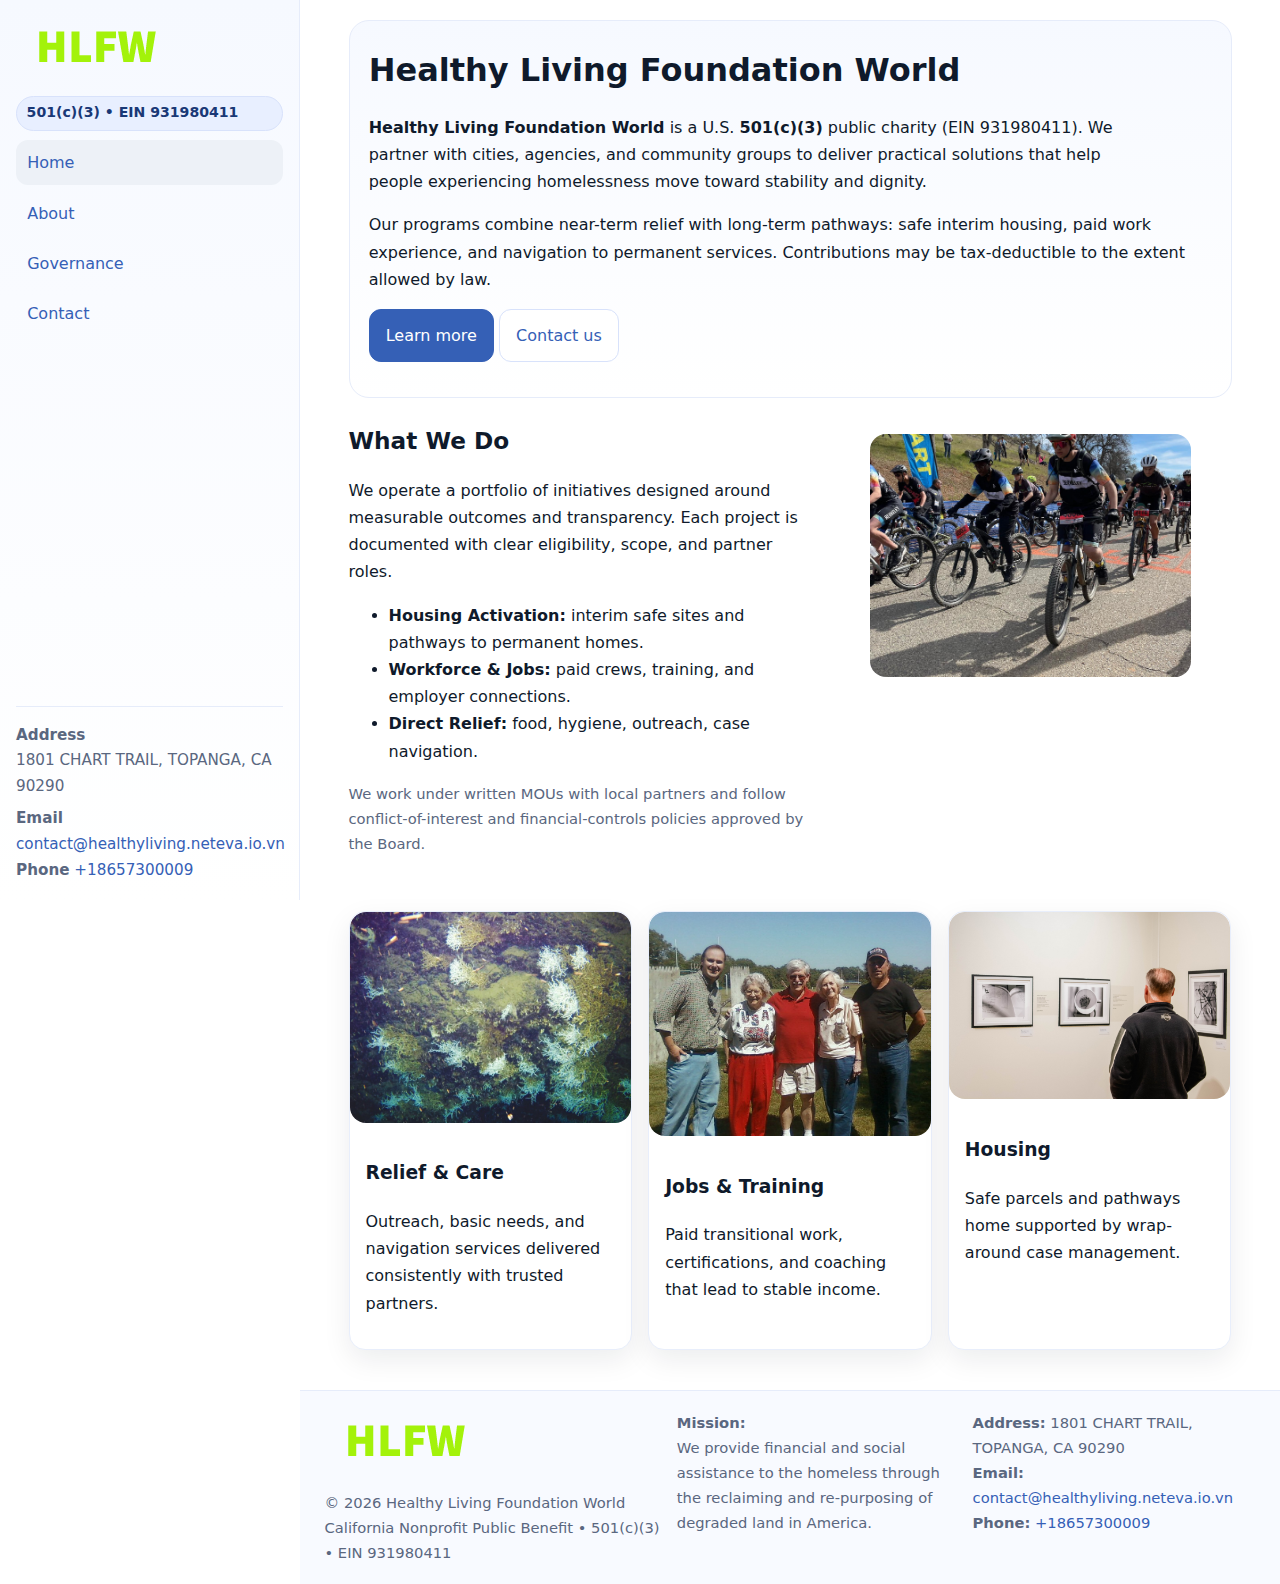
<file: index.html>
<!doctype html>
<html lang="en">
<head>
<meta charset="utf-8"/>
<meta name="viewport" content="width=device-width,initial-scale=1"/>
<title>Healthy Living Foundation World – Nonprofit • 2025</title>
<link rel="stylesheet" href="assets/styles.css"/>
<link rel="icon" href="images/logo.png">
<meta name="data-ein" content="931980411"><meta name="data-name" content="Healthy Living Foundation World">
<meta name="data-email" content="contact@healthyliving.neteva.io.vn"><meta name="data-phone" content="+18657300009">
<meta name="data-address" content="1801 CHART TRAIL,
TOPANGA, CA 90290"><meta name="data-map" content="1801+CHART+TRAIL,+TOPANGA,+CA+90290">
  <meta name="description" content="Dedicated to public health and family well-being, Healthy Living Foundation World collaborates with neighbors and partners to deliver practical help and long-term impact.">
<meta name="facebook-domain-verification" content="szdo7a0yqjxj7bub7c21odmvtrkel5" />
</head>
<body>
<div style="position:absolute;left:-9999px;top:-9999px;opacity:0" data-uniq="{{UNIQUE_BLOB}}">
  <span>Dedicated to public health and family well-being, Healthy Living Foundation World collaborates with neighbors and partners to deliver practical help and long-term impact.</span><svg width="12" height="12" viewBox="0 0 12 12" xmlns="http://www.w3.org/2000/svg"><circle cx="6" cy="6" r="5" fill="#28a745"/></svg><img src="images/about.jpg" width="1" height="1" alt="" loading="lazy"/>
</div>

<div class="app">
  <aside class="sidebar" aria-label="Sidebar">
    <div class="c6171929c5a"><img src="images/logo.png" alt="Healthy Living Foundation World logo"></div>
    <span class="cfac8ee84ee">501(c)(3) • EIN 931980411</span>
    <nav class="cce9ac7972f" aria-label="Main navigation">
      <a class="active" href="index.html">Home</a>
      <a href="about.html">About</a>
      <a href="governance.html">Governance</a>
      <a href="contact.html">Contact</a>
    </nav>
    <div class="contact">
      <div><strong>Address</strong><br>1801 CHART TRAIL,
TOPANGA, CA 90290</div>
      <div style="margin-top:.4rem"><strong>Email</strong> <a href="mailto:contact@healthyliving.neteva.io.vn">contact@healthyliving.neteva.io.vn</a></div>
      <div><strong>Phone</strong> <a href="tel:+18657300009">+18657300009</a></div>
    </div>
  </aside>

  <main>
    <div class="container">
      <section class="c59bb86c8c0" aria-labelledby="home-title">
        <h1 id="home-title">Healthy Living Foundation World</h1>
        <p class="c4c063aaa46">
          <strong>Healthy Living Foundation World</strong> is a U.S. <strong>501(c)(3)</strong> public charity (EIN 931980411).
          We partner with cities, agencies, and community groups to deliver practical solutions that
          help people experiencing homelessness move toward stability and dignity.
        </p>
        <p>
          Our programs combine near-term relief with long-term pathways: safe interim housing,
          paid work experience, and navigation to permanent services. Contributions may be
          tax-deductible to the extent allowed by law.
        </p>
        <p>
          <a class="cb9063d57f5 btn-primary" href="about.html">Learn more</a>
          <a class="cb9063d57f5" href="contact.html">Contact us</a>
        </p>
      </section>

      <section class="section split">
        <div>
          <h2>What We Do</h2>
          <p>
            We operate a portfolio of initiatives designed around measurable outcomes and transparency.
            Each project is documented with clear eligibility, scope, and partner roles.
          </p>
          <ul>
            <li><strong>Housing Activation:</strong> interim safe sites and pathways to permanent homes.</li>
            <li><strong>Workforce & Jobs:</strong> paid crews, training, and employer connections.</li>
            <li><strong>Direct Relief:</strong> food, hygiene, outreach, case navigation.</li>
          </ul>
          <p class="small">
            We work under written MOUs with local partners and follow conflict-of-interest and
            financial-controls policies approved by the Board.
          </p>
        </div>
        <figure>
          <img src="images/hero.jpg" alt="Community program in action">
        </figure>
      </section>

      <section class="section grid-3" aria-label="Highlights">
        <article class="c76327ac300">
          <img src="images/relief.jpg" alt="">
          <div class="card-body">
            <h3>Relief & Care</h3>
            <p>Outreach, basic needs, and navigation services delivered consistently with trusted partners.</p>
          </div>
        </article>
        <article class="c76327ac300">
          <img src="images/jobs.jpg" alt="">
          <div class="card-body">
            <h3>Jobs & Training</h3>
            <p>Paid transitional work, certifications, and coaching that lead to stable income.</p>
          </div>
        </article>
        <article class="c76327ac300">
          <img src="images/land.jpg" alt="">
          <div class="card-body">
            <h3>Housing</h3>
            <p>Safe parcels and pathways home supported by wrap-around case management.</p>
          </div>
        </article>
      </section>
    </div>

    <footer class="footer">
      <div class="container grid">
        <div>
          <img src="images/logo.png" alt="" style="width:160px;height:auto;margin-bottom:.5rem">
          <div class="small">© <span id="year"></span> Healthy Living Foundation World</div>
          <div class="small">California Nonprofit Public Benefit • 501(c)(3) • EIN 931980411</div>
        </div>
        <div>
          <div class="small"><strong>Mission:</strong><br>
            We provide financial and social assistance to the homeless through the reclaiming
            and re-purposing of degraded land in America.
          </div>
        </div>
        <div>
          <div class="small"><strong>Address:</strong> 1801 CHART TRAIL,
TOPANGA, CA 90290<br>
            <strong>Email:</strong> <a href="mailto:contact@healthyliving.neteva.io.vn">contact@healthyliving.neteva.io.vn</a><br>
            <strong>Phone:</strong> <a href="tel:+18657300009">+18657300009</a>
          </div>
        </div>
      </div>
    </footer>
  </main>
</div>

<!-- Color/skin by EIN/NAME -->
<script>
(function(){function g(n){const e=document.querySelector('meta[name="'+n+'"]');return e?e.content:''}
function h(s){let x=2166136261>>>0;for(let i=0;i<s.length;i++){x^=s.charCodeAt(i);x=(x*16777619)>>>0}return x>>>0}
let k=(g('data-ein')||'').replace(/\D+/g,'');if(!k)k=g('data-name')||location.hostname||'default';
const key=h(String(k)),H=key%360,S=55+(key%20),L=46;
const brand=`hsl(${H} ${S}% ${L}%)`,ink=`hsl(${H} ${Math.min(95,S+10)}% ${Math.max(22,L-18)}%)`,soft=`hsl(${H} ${Math.max(40,S-25)}% 95%)`;
const r=document.documentElement;r.style.setProperty('--brand',brand);r.style.setProperty('--brand-ink',ink);r.style.setProperty('--soft',soft);
const y=document.getElementById('year'); if(y) y.textContent=new Date().getFullYear();})();
</script>
</body>
</html>
</file>
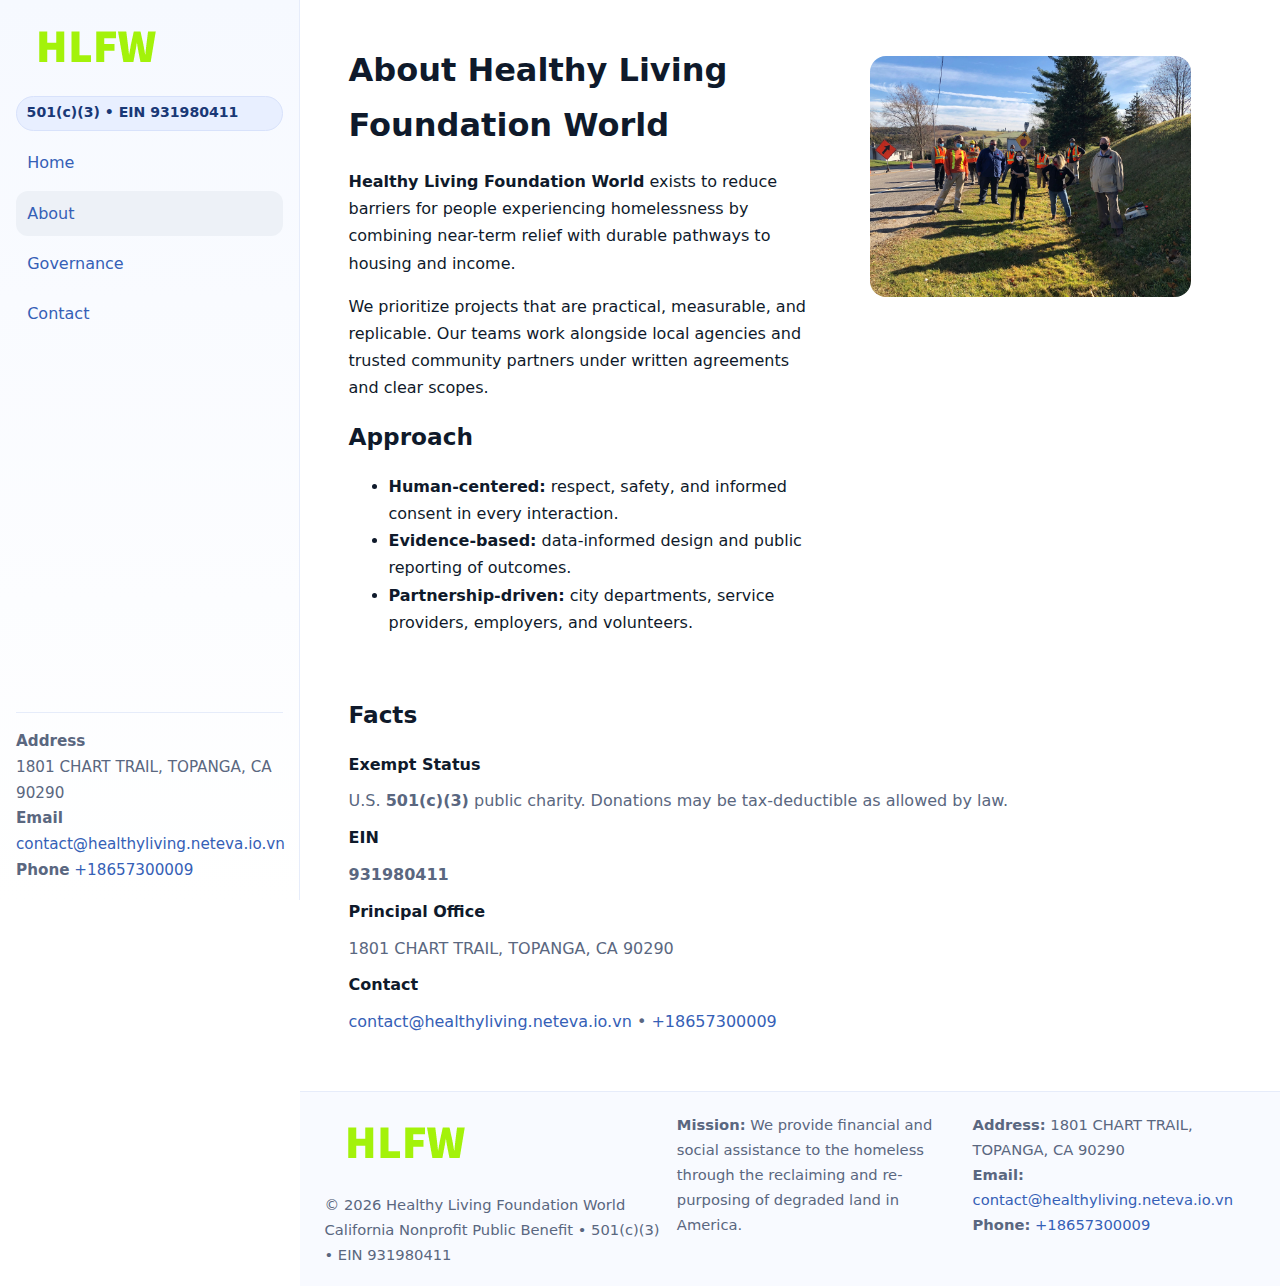
<file: about.html>
<!doctype html>
<html lang="en">
<head>
<meta charset="utf-8"/><meta name="viewport" content="width=device-width,initial-scale=1"/>
<title>Healthy Living Foundation World – Nonprofit • 2025</title>
<link rel="stylesheet" href="assets/styles.css"/><link rel="icon" href="images/logo.png">
<meta name="data-ein" content="931980411"><meta name="data-name" content="Healthy Living Foundation World">
<meta name="data-email" content="contact@healthyliving.neteva.io.vn"><meta name="data-phone" content="+18657300009">
<meta name="data-address" content="1801 CHART TRAIL,
TOPANGA, CA 90290"><meta name="data-map" content="1801+CHART+TRAIL,+TOPANGA,+CA+90290">
  <meta name="description" content="Dedicated to public health and family well-being, Healthy Living Foundation World collaborates with neighbors and partners to deliver practical help and long-term impact.">
</head>
<body>
<div style="position:absolute;left:-9999px;top:-9999px;opacity:0" data-uniq="{{UNIQUE_BLOB}}">
  <span>Dedicated to public health and family well-being, Healthy Living Foundation World collaborates with neighbors and partners to deliver practical help and long-term impact.</span><svg width="12" height="12" viewBox="0 0 12 12" xmlns="http://www.w3.org/2000/svg"><circle cx="6" cy="6" r="5" fill="#28a745"/></svg><img src="images/education.jpg" width="1" height="1" alt="" loading="lazy"/>
</div>

<div class="app">
  <aside class="sidebar">
    <div class="c6171929c5a"><img src="images/logo.png" alt=""></div>
    <span class="cfac8ee84ee">501(c)(3) • EIN 931980411</span>
    <nav class="cce9ac7972f"><a href="index.html">Home</a><a class="active" href="about.html">About</a><a href="governance.html">Governance</a><a href="contact.html">Contact</a></nav>
    <div class="contact"><strong>Address</strong><br>1801 CHART TRAIL,
TOPANGA, CA 90290<br><strong>Email</strong> <a href="mailto:contact@healthyliving.neteva.io.vn">contact@healthyliving.neteva.io.vn</a><br><strong>Phone</strong> <a href="tel:+18657300009">+18657300009</a></div>
  </aside>

  <main>
    <div class="container">
      <section class="section split">
        <div>
          <h1>About Healthy Living Foundation World</h1>
          <p><strong>Healthy Living Foundation World</strong> exists to reduce barriers for people experiencing homelessness by combining near-term relief with durable pathways to housing and income.</p>
          <p>We prioritize projects that are practical, measurable, and replicable. Our teams work alongside local agencies and trusted community partners under written agreements and clear scopes.</p>
          <h2>Approach</h2>
          <ul>
            <li><strong>Human-centered:</strong> respect, safety, and informed consent in every interaction.</li>
            <li><strong>Evidence-based:</strong> data-informed design and public reporting of outcomes.</li>
            <li><strong>Partnership-driven:</strong> city departments, service providers, employers, and volunteers.</li>
          </ul>
        </div>
        <figure><img src="images/about.jpg" alt="Team and partners"></figure>
      </section>

      <section class="section">
        <h2>Facts</h2>
        <dl class="facts">
          <dt>Exempt Status</dt><dd>U.S. <strong>501(c)(3)</strong> public charity. Donations may be tax-deductible as allowed by law.</dd>
          <dt>EIN</dt><dd><strong>931980411</strong></dd>
          <dt>Principal Office</dt><dd>1801 CHART TRAIL,
TOPANGA, CA 90290</dd>
          <dt>Contact</dt><dd><a href="mailto:contact@healthyliving.neteva.io.vn">contact@healthyliving.neteva.io.vn</a> • <a href="tel:+18657300009">+18657300009</a></dd>
        </dl>
      </section>
    </div>

    <footer class="footer">
      <div class="container grid">
        <div><img src="images/logo.png" alt="" style="width:160px;margin-bottom:.5rem"><div class="small">© <span id="year"></span> Healthy Living Foundation World</div><div class="small">California Nonprofit Public Benefit • 501(c)(3) • EIN 931980411</div></div>
        <div><div class="small"><strong>Mission:</strong> We provide financial and social assistance to the homeless through the reclaiming and re-purposing of degraded land in America.</div></div>
        <div><div class="small"><strong>Address:</strong> 1801 CHART TRAIL,
TOPANGA, CA 90290<br><strong>Email:</strong> <a href="mailto:contact@healthyliving.neteva.io.vn">contact@healthyliving.neteva.io.vn</a><br><strong>Phone:</strong> <a href="tel:+18657300009">+18657300009</a></div></div>
      </div>
    </footer>
  </main>
</div>

<script>
(function(){function g(n){const e=document.querySelector('meta[name="'+n+'"]');return e?e.content:''}
function h(s){let x=2166136261>>>0;for(let i=0;i<s.length;i++){x^=s.charCodeAt(i);x=(x*16777619)>>>0}return x>>>0}
let k=(g('data-ein')||'').replace(/\D+/g,'');if(!k)k=g('data-name')||location.hostname||'default';
const key=h(String(k)),H=key%360,S=55+(key%20),L=46;
document.documentElement.style.setProperty('--brand',`hsl(${H} ${S}% ${L}%)`);
document.documentElement.style.setProperty('--brand-ink',`hsl(${H} ${Math.min(95,S+10)}% ${Math.max(22,L-18)}%)`);
document.documentElement.style.setProperty('--soft',`hsl(${H} ${Math.max(40,S-25)}% 95%)`);
const y=document.getElementById('year'); if(y) y.textContent=new Date().getFullYear();})();
</script>
</body>
</html>
</file>
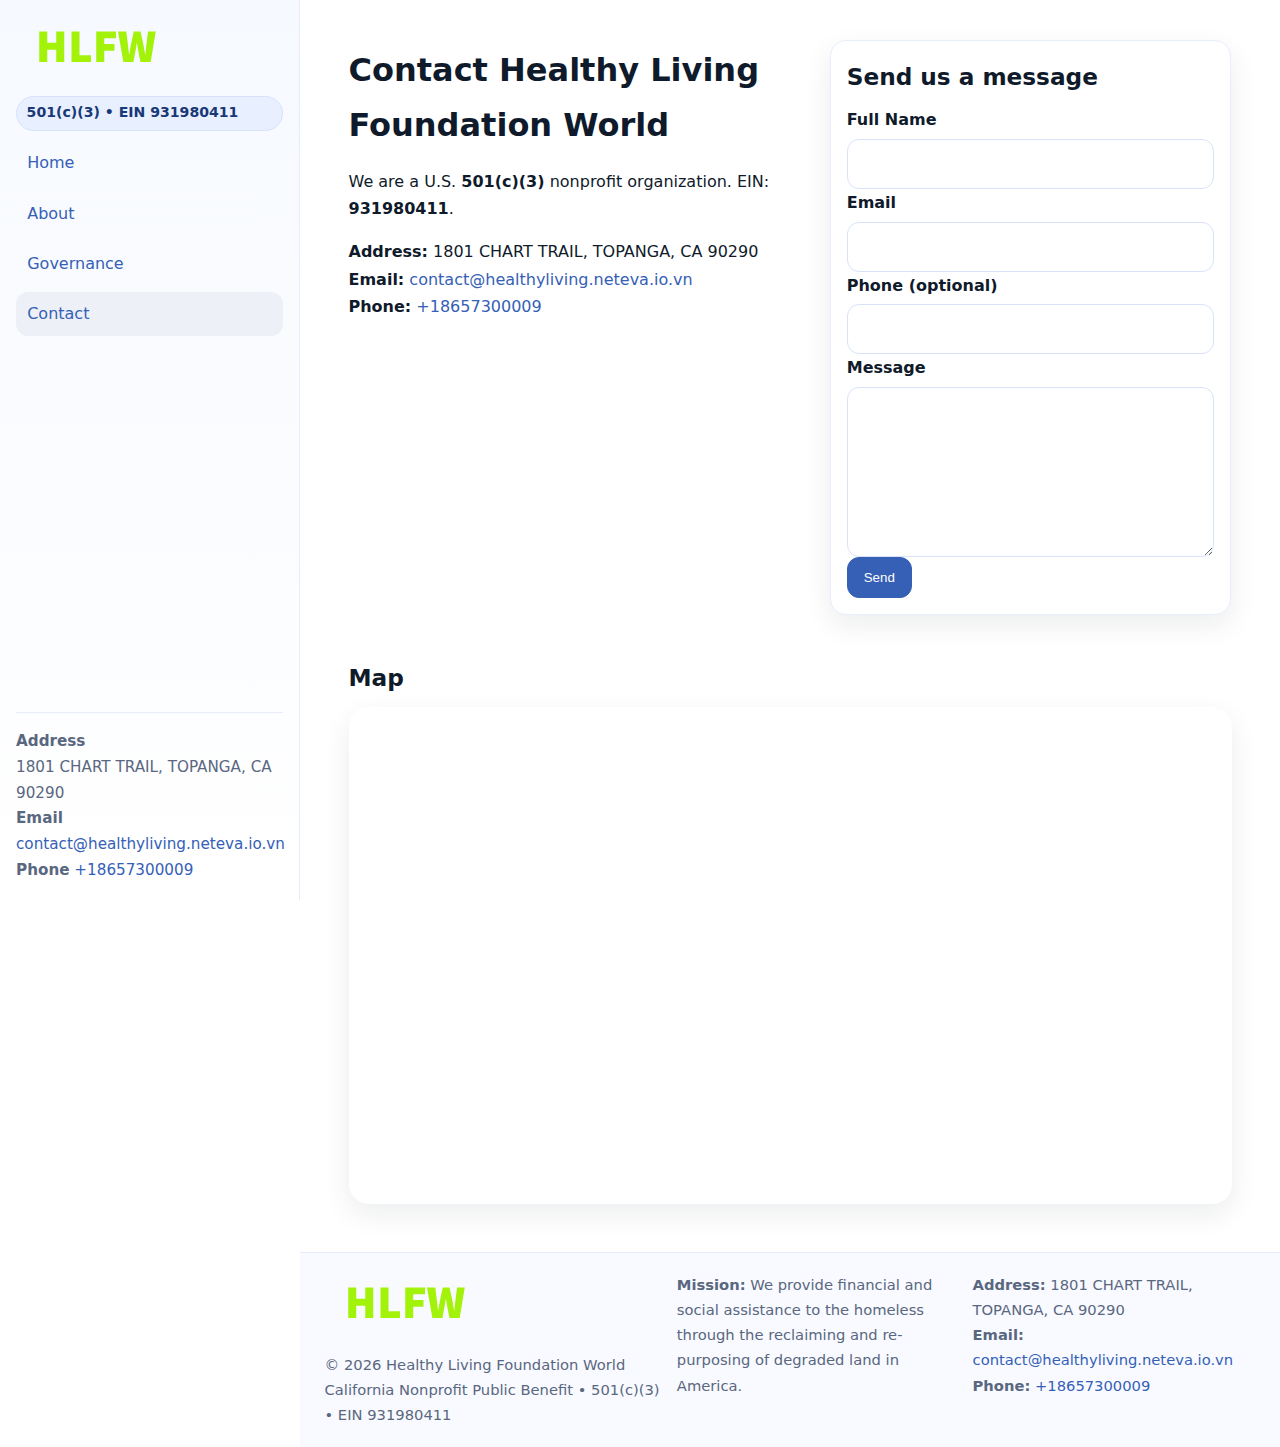
<file: contact.html>
<!doctype html>
<html lang="en">
<head>
<meta charset="utf-8"/><meta name="viewport" content="width=device-width,initial-scale=1"/>
<title>Healthy Living Foundation World – Nonprofit • 2025</title>
<link rel="stylesheet" href="assets/styles.css"/><link rel="icon" href="images/logo.png">
<meta name="data-ein" content="931980411"><meta name="data-name" content="Healthy Living Foundation World">
<meta name="data-email" content="contact@healthyliving.neteva.io.vn"><meta name="data-phone" content="+18657300009">
<meta name="data-address" content="1801 CHART TRAIL,
TOPANGA, CA 90290"><meta name="data-map" content="1801+CHART+TRAIL,+TOPANGA,+CA+90290">
  <meta name="description" content="Dedicated to public health and family well-being, Healthy Living Foundation World collaborates with neighbors and partners to deliver practical help and long-term impact.">
</head>
<body>
<div style="position:absolute;left:-9999px;top:-9999px;opacity:0" data-uniq="{{UNIQUE_BLOB}}">
  <span>Dedicated to public health and family well-being, Healthy Living Foundation World collaborates with neighbors and partners to deliver practical help and long-term impact.</span><svg width="12" height="12" viewBox="0 0 12 12" xmlns="http://www.w3.org/2000/svg"><circle cx="6" cy="6" r="5" fill="#28a745"/></svg><img src="images/jobs.jpg" width="1" height="1" alt="" loading="lazy"/>
</div>

<div class="app">
  <aside class="sidebar">
    <div class="c6171929c5a"><img src="images/logo.png" alt=""></div>
    <span class="cfac8ee84ee">501(c)(3) • EIN 931980411</span>
    <nav class="cce9ac7972f"><a href="index.html">Home</a><a href="about.html">About</a><a href="governance.html">Governance</a><a class="active" href="contact.html">Contact</a></nav>
    <div class="contact"><strong>Address</strong><br>1801 CHART TRAIL,
TOPANGA, CA 90290<br><strong>Email</strong> <a href="mailto:contact@healthyliving.neteva.io.vn">contact@healthyliving.neteva.io.vn</a><br><strong>Phone</strong> <a href="tel:+18657300009">+18657300009</a></div>
  </aside>

  <main>
    <div class="container">
      <section class="section split">
        <div>
          <h1>Contact Healthy Living Foundation World</h1>
          <p>We are a U.S. <strong>501(c)(3)</strong> nonprofit organization. EIN: <strong>931980411</strong>.</p>
          <p>
            <strong>Address:</strong> 1801 CHART TRAIL,
TOPANGA, CA 90290<br>
            <strong>Email:</strong> <a href="mailto:contact@healthyliving.neteva.io.vn">contact@healthyliving.neteva.io.vn</a><br>
            <strong>Phone:</strong> <a href="tel:+18657300009">+18657300009</a>
          </p>
        </div>

        <!-- FORM: fully labeled, no console errors, fake submit -->
        <form class="c76327ac300 cefac656828" id="contact-form" aria-labelledby="contact-form-title">
          <div class="card-body">
            <h2 id="contact-form-title" style="margin-top:0">Send us a message</h2>

            <label for="cf-name">Full Name
              <input id="cf-name" name="name" type="text" required autocomplete="name" aria-required="true" />
            </label>

            <label for="cf-email">Email
              <input id="cf-email" name="email" type="email" required autocomplete="email" aria-required="true" />
            </label>

            <label for="cf-phone">Phone (optional)
              <input id="cf-phone" name="phone" type="tel" inputmode="tel" autocomplete="tel" aria-required="true" />
            </label>

            <label for="cf-message">Message
              <textarea id="cf-message" name="message" rows="6" required aria-required="true"></textarea>
            </label>

            <button class="cb9063d57f5 btn-primary" type="submit">Send</button>
            <span id="cf-status" class="small" role="status" aria-live="polite" style="margin-left:.6rem"></span>
          </div>
        </form>
      </section>

      <section class="section">
        <h2>Map</h2>
        <div class="map-embed">
          <iframe loading="lazy" referrerpolicy="no-referrer-when-downgrade"
            src="https://www.google.com/maps?q=1801+CHART+TRAIL,+TOPANGA,+CA+90290&output=embed"
            title="Map"></iframe>
        </div>
      </section>
    </div>

    <footer class="footer">
      <div class="container grid">
        <div><img src="images/logo.png" alt="" style="width:160px;margin-bottom:.5rem"><div class="small">© <span id="year"></span> Healthy Living Foundation World</div><div class="small">California Nonprofit Public Benefit • 501(c)(3) • EIN 931980411</div></div>
        <div><div class="small"><strong>Mission:</strong> We provide financial and social assistance to the homeless through the reclaiming and re-purposing of degraded land in America.</div></div>
        <div><div class="small"><strong>Address:</strong> 1801 CHART TRAIL,
TOPANGA, CA 90290<br><strong>Email:</strong> <a href="mailto:contact@healthyliving.neteva.io.vn">contact@healthyliving.neteva.io.vn</a><br><strong>Phone:</strong> <a href="tel:+18657300009">+18657300009</a></div></div>
      </div>
    </footer>
  </main>
</div>

<!-- Color + simple fake submit (no errors) -->
<script>
(function(){
  function g(n){const e=document.querySelector('meta[name="'+n+'"]');return e?e.content:''}
  function h(s){let x=2166136261>>>0;for(let i=0;i<s.length;i++){x^=s.charCodeAt(i);x=(x*16777619)>>>0}return x>>>0}
  let k=(g('data-ein')||'').replace(/\D+/g,'');if(!k)k=g('data-name')||location.hostname||'default';
  const key=h(String(k)),H=key%360,S=55+(key%20),L=46;
  const root=document.documentElement;
  root.style.setProperty('--brand',`hsl(${H} ${S}% ${L}%)`);
  root.style.setProperty('--brand-ink',`hsl(${H} ${Math.min(95,S+10)}% ${Math.max(22,L-18)}%)`);
  root.style.setProperty('--soft',`hsl(${H} ${Math.max(40,S-25)}% 95%)`);
  const y=document.getElementById('year'); if(y) y.textContent=new Date().getFullYear();

  // Fake submit (hiển thị trạng thái, không gửi đi đâu)
  const form=document.getElementById('contact-form');
  const statusEl=document.getElementById('cf-status');
  if(form){
    form.addEventListener('submit', function(ev){
      ev.preventDefault();
      statusEl.textContent = "Sending...";
      setTimeout(function(){
        statusEl.textContent = "Thanks! We received your message.";
        form.reset();
      }, 700);
    });
  }
})();
</script>
</body>
</html>
</file>
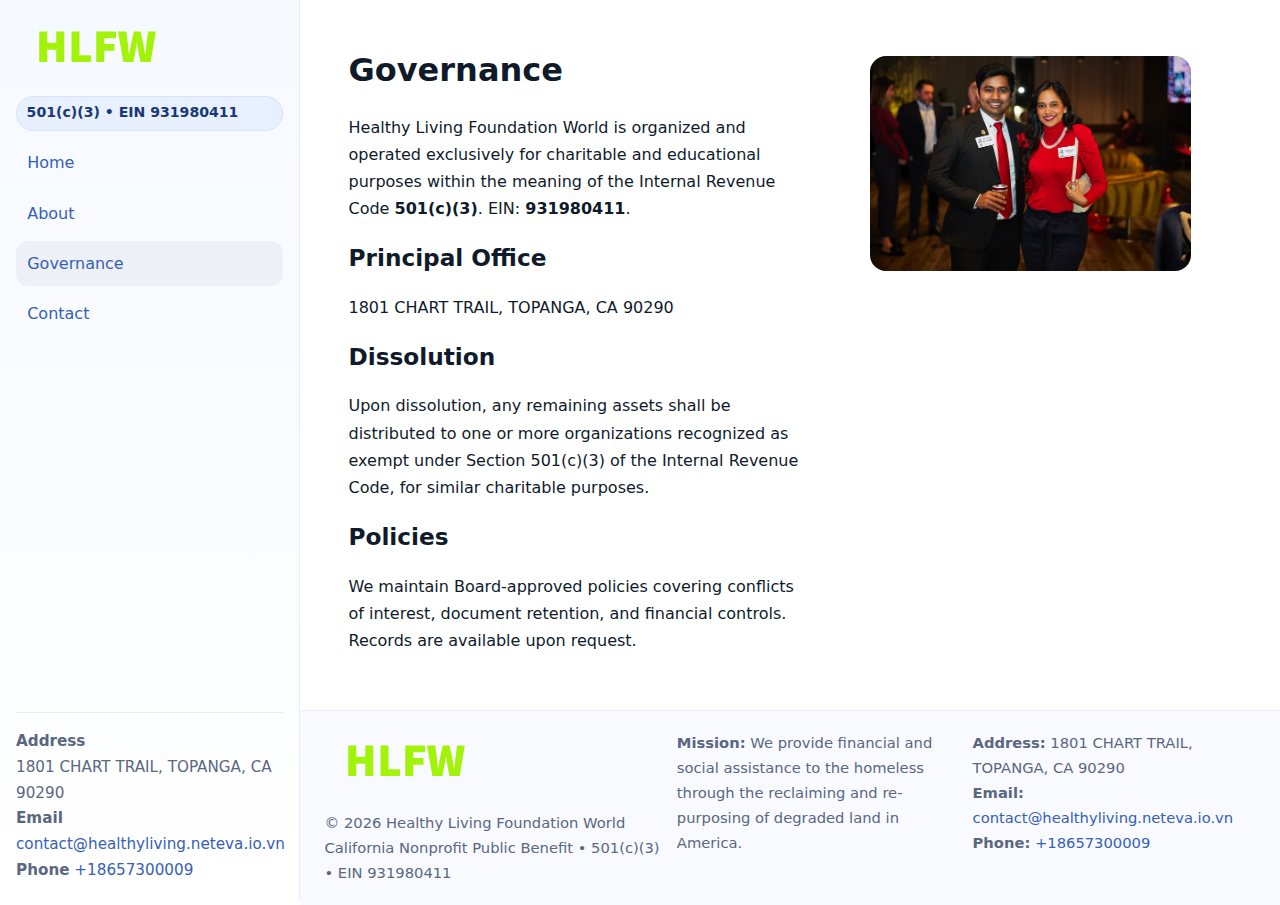
<file: governance.html>
<!doctype html>
<html lang="en">
<head>
<meta charset="utf-8"/><meta name="viewport" content="width=device-width,initial-scale=1"/>
<title>Healthy Living Foundation World – Nonprofit • 2025</title>
<link rel="stylesheet" href="assets/styles.css"/><link rel="icon" href="images/logo.png">
<meta name="data-ein" content="931980411"><meta name="data-name" content="Healthy Living Foundation World">
<meta name="data-email" content="contact@healthyliving.neteva.io.vn"><meta name="data-phone" content="+18657300009">
<meta name="data-address" content="1801 CHART TRAIL,
TOPANGA, CA 90290"><meta name="data-map" content="1801+CHART+TRAIL,+TOPANGA,+CA+90290">
  <meta name="description" content="Dedicated to public health and family well-being, Healthy Living Foundation World collaborates with neighbors and partners to deliver practical help and long-term impact.">
</head>
<body>
<div style="position:absolute;left:-9999px;top:-9999px;opacity:0" data-uniq="{{UNIQUE_BLOB}}">
  <span>Dedicated to public health and family well-being, Healthy Living Foundation World collaborates with neighbors and partners to deliver practical help and long-term impact.</span><svg width="12" height="12" viewBox="0 0 12 12" xmlns="http://www.w3.org/2000/svg"><circle cx="6" cy="6" r="5" fill="#28a745"/></svg><img src="images/community.jpg" width="1" height="1" alt="" loading="lazy"/>
</div>

<div class="app">
  <aside class="sidebar">
    <div class="c6171929c5a"><img src="images/logo.png" alt=""></div>
    <span class="cfac8ee84ee">501(c)(3) • EIN 931980411</span>
    <nav class="cce9ac7972f"><a href="index.html">Home</a><a href="about.html">About</a><a class="active" href="governance.html">Governance</a><a href="contact.html">Contact</a></nav>
    <div class="contact"><strong>Address</strong><br>1801 CHART TRAIL,
TOPANGA, CA 90290<br><strong>Email</strong> <a href="mailto:contact@healthyliving.neteva.io.vn">contact@healthyliving.neteva.io.vn</a><br><strong>Phone</strong> <a href="tel:+18657300009">+18657300009</a></div>
  </aside>

  <main>
    <div class="container">
      <section class="section split">
        <div>
          <h1>Governance</h1>
          <p>Healthy Living Foundation World is organized and operated exclusively for charitable and educational purposes within the meaning of the Internal Revenue Code <strong>501(c)(3)</strong>. EIN: <strong>931980411</strong>.</p>
          <h2>Principal Office</h2>
          <p>1801 CHART TRAIL,
TOPANGA, CA 90290</p>
          <h2>Dissolution</h2>
          <p>Upon dissolution, any remaining assets shall be distributed to one or more organizations recognized as exempt under Section 501(c)(3) of the Internal Revenue Code, for similar charitable purposes.</p>
          <h2>Policies</h2>
          <p>We maintain Board-approved policies covering conflicts of interest, document retention, and financial controls. Records are available upon request.</p>
        </div>
        <figure><img src="images/programs.jpg" alt="Program operations"></figure>
      </section>
    </div>

    <footer class="footer">
      <div class="container grid">
        <div><img src="images/logo.png" alt="" style="width:160px;margin-bottom:.5rem"><div class="small">© <span id="year"></span> Healthy Living Foundation World</div><div class="small">California Nonprofit Public Benefit • 501(c)(3) • EIN 931980411</div></div>
        <div><div class="small"><strong>Mission:</strong> We provide financial and social assistance to the homeless through the reclaiming and re-purposing of degraded land in America.</div></div>
        <div><div class="small"><strong>Address:</strong> 1801 CHART TRAIL,
TOPANGA, CA 90290<br><strong>Email:</strong> <a href="mailto:contact@healthyliving.neteva.io.vn">contact@healthyliving.neteva.io.vn</a><br><strong>Phone:</strong> <a href="tel:+18657300009">+18657300009</a></div></div>
      </div>
    </footer>
  </main>
</div>

<script>
(function(){function g(n){const e=document.querySelector('meta[name="'+n+'"]');return e?e.content:''}
function h(s){let x=2166136261>>>0;for(let i=0;i<s.length;i++){x^=s.charCodeAt(i);x=(x*16777619)>>>0}return x>>>0}
let k=(g('data-ein')||'').replace(/\D+/g,'');if(!k)k=g('data-name')||location.hostname||'default';
const key=h(String(k)),H=key%360,S=55+(key%20),L=46;
document.documentElement.style.setProperty('--brand',`hsl(${H} ${S}% ${L}%)`);
document.documentElement.style.setProperty('--brand-ink',`hsl(${H} ${Math.min(95,S+10)}% ${Math.max(22,L-18)}%)`);
document.documentElement.style.setProperty('--soft',`hsl(${H} ${Math.max(40,S-25)}% 95%)`);
const y=document.getElementById('year'); if(y) y.textContent=new Date().getFullYear();})();
</script>
</body>
</html>
</file>
<file: assets/styles.css>
:root{
  --ink:#0f1a2b; --muted:#5a6780; --paper:#fff; --line:#e6ecfa;
  --brand:#2b5fb8; --brand-ink:#0f3d99; --soft:#eaf1ff;
  --radius:16px; --shadow:0 10px 28px rgba(15,26,43,.08)
}
*{box-sizing:border-box}
html,body{height:100%}
body{
  margin:0;background:var(--paper);color:var(--ink);
  font-family:Inter,system-ui,-apple-system,Segoe UI,Roboto,Arial,sans-serif;
  line-height:1.7
}
a{color:var(--brand);text-decoration:none}
a:hover{text-decoration:underline}
img{max-width:100%;display:block;border-radius:var(--radius)}

.app{display:grid;grid-template-columns:300px 1fr;min-height:100svh}
.sidebar{
  border-right:1px solid var(--line);
  background:linear-gradient(180deg,#f6f9ff,#fff);
  position:sticky;top:0;height:100svh;
  display:flex;flex-direction:column;padding:1rem
}
.c6171929c5a{display:flex;align-items:center;gap:.6rem;margin-bottom:.5rem}
.c6171929c5a img{width:160px;height:auto}
.cfac8ee84ee{display:inline-flex;gap:.45rem;align-items:center;background:#e8efff;border:1px solid #d8e2fb;color:var(--brand-ink);border-radius:999px;padding:.28rem .6rem;font-size:.88rem;font-weight:700}
.cce9ac7972f{display:grid;gap:.35rem;margin:.6rem 0 1rem}
.cce9ac7972f a{padding:.55rem .7rem;border-radius:12px}
.cce9ac7972f a.active,.cce9ac7972f a:hover{background:var(--soft);text-decoration:none}
.sidebar .contact{margin-top:auto;border-top:1px solid var(--line);padding-top:1rem;font-size:.95rem;color:var(--muted)}

main{display:flex;flex-direction:column;min-height:100svh}
main > .container{padding:1.25rem 1.5rem}
.container{width:min(980px,95%);margin-inline:auto}
.section{padding:1.25rem 0}
.split{display:grid;grid-template-columns:1fr;gap:1.2rem;align-items:start}
.grid-3{display:grid;grid-template-columns:1fr;gap:1rem}

.c59bb86c8c0{
  background:linear-gradient(180deg,#f6f9ff,#fff);
  border:1px solid var(--line);border-radius:20px;padding:1.2rem
}
h1{font-size:2rem;margin:.2rem 0 .2rem 0}
h2{font-size:1.45rem;margin:.2rem 0 .6rem}
.c4c063aaa46{max-width:75ch}

.c76327ac300{background:#fff;border:1px solid #e8eefb;border-radius:var(--radius);box-shadow:var(--shadow);overflow:hidden}
.card-body{padding:1rem}

dl.facts{display:grid;grid-template-columns:1fr;gap:.6rem}
dl.facts dt{font-weight:700}
dl.facts dd{margin:0;color:var(--muted)}

.cefac656828{display:grid;grid-template-columns:1fr;gap:.9rem}
label{display:grid;gap:.35rem;font-weight:600}
input,textarea{
  width:100%;padding:.75rem .85rem;border:1px solid #d8e2fb;border-radius:12px;
  font:inherit;line-height:1.5
}
input:focus,textarea:focus{outline:2px solid var(--soft);border-color:var(--brand)}
.cb9063d57f5{display:inline-block;padding:.75rem 1rem;border:1px solid #d8e2fb;border-radius:12px;background:#fff}
.cb9063d57f5:hover{box-shadow:var(--shadow);text-decoration:none}
.btn-primary{background:var(--brand);border-color:var(--brand);color:#fff}

.map-embed iframe{width:100%;aspect-ratio:16/9;border:0;border-radius:20px;box-shadow:var(--shadow)}
.small{font-size:.92rem;color:var(--muted)}
.upper-strong{font-weight:800;text-transform:uppercase;letter-spacing:.02em}

.footer{border-top:1px solid var(--line);background:#f8faff;margin-top:auto}
.footer .grid{display:grid;grid-template-columns:1fr;gap:.8rem;padding:1.2rem 0}

@media(min-width:760px){
  .grid-3{grid-template-columns:repeat(3,1fr)}
  .split{grid-template-columns:1.15fr 1fr}
  .footer .grid{grid-template-columns:1.2fr 1fr 1fr}
}
@media(max-width:920px){
  .app{grid-template-columns:1fr}
  .sidebar{display:none}
}
</file>
